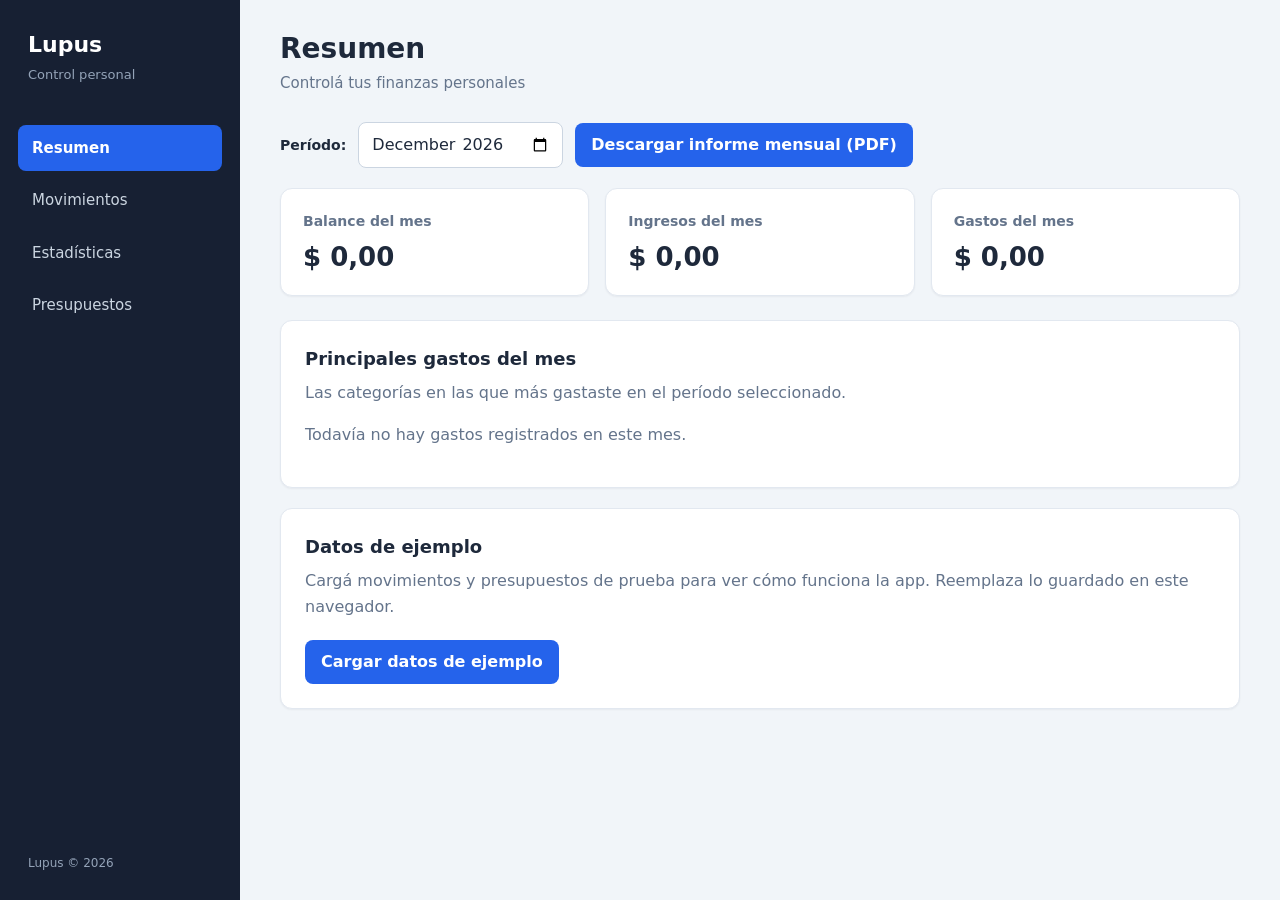
<file: index.html>
<!DOCTYPE html>
<html lang="es">
<head>
    <meta charset="UTF-8">
    <meta name="viewport" content="width=device-width, initial-scale=1.0">
    <link rel="manifest" href="manifest.json">
    <meta name="theme-color" content="#2563eb">
    <meta name="apple-mobile-web-app-capable" content="yes">
    <title>Lupus - Gestor de Gastos</title>

    <link rel="stylesheet" href="css/styles.css">
</head>

<body>

    <div class="app-container">

        <!-- NAVEGACIÓN LATERAL -->
        <aside class="sidebar">

            <div class="logo">
                <h2>Lupus</h2>
                <p>Control personal</p>
            </div>

            <nav class="menu">
                <button class="enlace-menu activo" data-vista="resumen">
                    Resumen
                </button>

                <button class="enlace-menu" data-vista="movimientos">
                    Movimientos
                </button>

                <button class="enlace-menu" data-vista="estadisticas">
                    Estadísticas
                </button>

                <button class="enlace-menu" data-vista="presupuestos">
                    Presupuestos
                </button>
            </nav>

            <div class="sidebar-footer">
                <p>Lupus © 2026</p>
            </div>

        </aside>


        <!-- CONTENIDO PRINCIPAL -->
        <main class="contenido-principal">

            <header class="encabezado">
                <div>
                    <h1 id="titulo-vista">Resumen</h1>
                    <p>Controlá tus finanzas personales</p>
                </div>
            </header>


            <!-- VISTA: RESUMEN -->
            <section id="vista-resumen" class="vista activa">

                <div class="periodo-resumen">
                    <label for="mes-resumen">Período:</label>
                    <input type="month" id="mes-resumen">
                    <button type="button" id="boton-informe-mensual" class="boton-informe">
                        Descargar informe mensual (PDF)
                    </button>
                </div>

                <section class="resumen">

                    <article class="tarjeta">
                        <h2>Balance del mes</h2>
                        <p id="balance">$0</p>
                    </article>

                    <article class="tarjeta">
                        <h2>Ingresos del mes</h2>
                        <p id="ingresos">$0</p>
                    </article>

                    <article class="tarjeta">
                        <h2>Gastos del mes</h2>
                        <p id="gastos">$0</p>
                    </article>

                </section>

                <section class="panel-bienvenida">
                    <h2>Principales gastos del mes</h2>
                    <p>Las categorías en las que más gastaste en el período seleccionado.</p>
                    <div id="top-categorias" class="top-categorias"></div>
                </section>
                
                <section class="panel-bienvenida datos-ejemplo">
                    <h2>Datos de ejemplo</h2>
                    <p>
                        Cargá movimientos y presupuestos de prueba para ver
                        cómo funciona la app. Reemplaza lo guardado en este navegador.
                    </p>
                    <button type="button" id="boton-cargar-ejemplo" class="boton-informe">
                        Cargar datos de ejemplo
                    </button>
                </section>
            </section>


            <!-- VISTA: MOVIMIENTOS -->
            <section id="vista-movimientos" class="vista">

                <section class="formulario">

                    <h2 id="titulo-formulario-movimiento">Registrar movimiento</h2>

                    <form id="formulario-gasto">

                        <input
                            type="text"
                            id="descripcion"
                            placeholder="Descripción"
                            required
                        >

                        <input
                            type="text"
                            id="monto"
                            placeholder="Ej: 1.000.000,50"
                            inputmode="decimal"
                            autocomplete="off"
                            required
                        >

                        <select id="tipo">
                            <option value="ingreso">Ingreso</option>
                            <option value="gasto">Gasto</option>
                        </select>

                        <select id="categoria">
                            <option value="otros">Otros</option>
                            <option value="alimentacion">Alimentación</option>
                            <option value="transporte">Transporte</option>
                            <option value="vivienda">Vivienda</option>
                            <option value="servicios">Servicios</option>
                            <option value="salud">Salud</option>
                            <option value="entretenimiento">Entretenimiento</option>
                            <option value="trabajo">Trabajo</option>
                        </select>

                        <input
                            type="date"
                            id="fecha"
                            required
                        >

                        <button type="submit" id="boton-guardar-movimiento">
                            Agregar movimiento
                        </button>

                        <button type="button" id="boton-cancelar-edicion" class="boton-cancelar-edicion" hidden>
                            Cancelar edición
                        </button>

                    </form>

                </section>


                <section class="movimientos">

                    <h2>Historial de movimientos</h2>

                    <div class="filtros">

                        <select id="filtro-mes">
                            <option value="todos">Todos los meses</option>
                        </select>

                        <select id="filtro-tipo">
                            <option value="todos">Todos los movimientos</option>
                            <option value="ingreso">Ingresos</option>
                            <option value="gasto">Gastos</option>
                        </select>

                        <select id="filtro-categoria">
                            <option value="todos">Todas las categorías</option>
                            <option value="alimentacion">Alimentación</option>
                            <option value="transporte">Transporte</option>
                            <option value="vivienda">Vivienda</option>
                            <option value="servicios">Servicios</option>
                            <option value="salud">Salud</option>
                            <option value="entretenimiento">Entretenimiento</option>
                            <option value="trabajo">Trabajo</option>
                            <option value="otros">Otros</option>
                        </select>

                        <label class="ordenar-label" for="orden-movimientos">Ordenar de:</label>
                        <select id="orden-movimientos" aria-label="Ordenar movimientos">
                            <option value="recientes">Más recientes</option>
                            <option value="antiguos">Más antiguos</option>
                            <option value="mayor-menor">Mayor a menor importe</option>
                            <option value="menor-mayor">Menor a mayor importe</option>
                        </select>

                    </div>
                    <div class="cabecera-movimientos">
                        <span>Descripción</span>
                        <span>Categoría</span>
                        <span>Fecha</span>
                        <span>Monto</span>
                        <span></span>
                    </div>
                    
                    <ul id="lista-movimientos"></ul>

                </section>

            </section>


            <!-- VISTA: ESTADÍSTICAS -->
            
<section id="vista-estadisticas" class="vista">

    <div class="estadisticas-encabezado">
        <h2>Análisis de tus finanzas</h2>
        <p>Descubrí cómo se distribuye y evoluciona tu dinero.</p>
    </div>
    <div class="periodo-resumen">
        <label for="mes-estadisticas">Consultar período:</label>
        <input type="month" id="mes-estadisticas">
    </div>
    <div class="contenedor-graficos">

        <article class="panel-grafico">
            <h3>Gastos por categoría</h3>
            <p>Distribución de tus gastos del mes seleccionado.</p>

            <div class="grafico">
                <canvas id="grafico-categorias"></canvas>
            </div>
        </article>

        <article class="panel-grafico">
            <h3>Ingresos vs. gastos</h3>
            <p>Comparación de los últimos seis meses.</p>

            <div class="grafico">
                <canvas id="grafico-mensual"></canvas>
            </div>
        </article>

    </div>

</section>



            
<!-- VISTA: PRESUPUESTOS -->
<section id="vista-presupuestos" class="vista">

    <div class="presupuestos-encabezado">
        <div>
            <h2>Control de presupuestos</h2>
            <p>Organizá tus límites de gastos mensuales.</p>
        </div>

        <div class="periodo-resumen">
            <label for="mes-presupuesto">Período:</label>
            <input type="month" id="mes-presupuesto">
        </div>
    </div>


    <!-- RESUMEN DEL PRESUPUESTO -->
    <div class="resumen-presupuesto">

        <article class="tarjeta">
            <h2>Presupuesto total</h2>
            <p id="presupuesto-total">$0</p>
        </article>

        <article class="tarjeta">
            <h2>Total gastado</h2>
            <p id="presupuesto-gastado">$0</p>
        </article>

        <article class="tarjeta">
            <h2>Dinero disponible</h2>
            <p id="presupuesto-disponible">$0</p>
        </article>

    </div>


    <!-- FORMULARIO PARA CREAR PRESUPUESTOS -->
    <section class="formulario">

        <h2>Crear presupuesto</h2>

        <form id="formulario-presupuesto">

            <select id="categoria-presupuesto" required>
                <option value="">Seleccionar categoría</option>
                <option value="alimentacion">Alimentación</option>
                <option value="transporte">Transporte</option>
                <option value="vivienda">Vivienda</option>
                <option value="servicios">Servicios</option>
                <option value="salud">Salud</option>
                <option value="entretenimiento">Entretenimiento</option>
                <option value="trabajo">Trabajo</option>
                <option value="otros">Otros</option>
            </select>

            <input
                type="text"
                id="monto-presupuesto"
                placeholder="Límite mensual"
                inputmode="decimal"
                autocomplete="off"
                required
            >

            <button type="submit">
                Crear presupuesto
            </button>

        </form>

    </section>


    <!-- LISTADO DE PRESUPUESTOS -->
    <section class="lista-presupuestos">

        <h2>Mis presupuestos</h2>

        <div id="contenedor-presupuestos">
        </div>

    </section>

</section>


        </main>

    </div>

    <script src="libs/chart.umd.min.js"></script>
    <script src="js/app.js"></script>

</body>
</html>
</file>
<file: css/styles.css>
/* =========================================
   LUPUS - ESTILOS
   1. Tokens  2. Base  3. Layout  4. Componentes  5. Responsive
========================================= */


/* =========================================
   1. TOKENS
========================================= */

:root {
    --color-fondo: #f1f5f9;
    --color-superficie: #ffffff;
    --color-sidebar: #172033;
    --color-sidebar-hover: #26344e;
    --color-primario: #2563eb;
    --color-primario-hover: #1d4ed8;
    --color-texto: #1e293b;
    --color-secundario: #64748b;
    --color-borde: #e2e8f0;
    --color-entrada: #cbd5e1;
    --color-ingreso: #16a34a;
    --color-gasto: #dc2626;
    --color-gasto-hover: #b91c1c;
    --color-alerta: #f59e0b;
    --color-etiqueta-fondo: #e0e7ff;
    --color-etiqueta-texto: #3730a3;

    --radio: 12px;
    --radio-chico: 8px;
    --sombra: 0 1px 2px rgb(15 23 42 / 0.05);
    --anillo-foco: 0 0 0 3px rgb(37 99 235 / 0.35);

    /* Fuente del sistema: no depende de Google Fonts, así funciona sin conexión */
    --fuente: system-ui, -apple-system, "Segoe UI", Roboto, Arial, sans-serif;
}


/* =========================================
   2. BASE
========================================= */

*,
*::before,
*::after {
    margin: 0;
    padding: 0;
    box-sizing: border-box;
}

html {
    scroll-behavior: smooth;
}

body {
    font-family: var(--fuente);
    background-color: var(--color-fondo);
    color: var(--color-texto);
    line-height: 1.5;
    min-width: 320px;
}

button,
input,
select {
    font: inherit;
    color: inherit;
}

[hidden] {
    display: none !important;
}

/* Estado de foco visible para teclado */
:where(button, input, select):focus-visible {
    outline: none;
    box-shadow: var(--anillo-foco);
}

@media (prefers-reduced-motion: reduce) {
    *,
    *::before,
    *::after {
        transition: none !important;
        scroll-behavior: auto !important;
    }
}


/* =========================================
   3. LAYOUT
========================================= */

.app-container {
    display: flex;
    min-height: 100vh;
}

.contenido-principal {
    flex: 1;
    min-width: 0;
    padding: 32px 40px;
}

.vista {
    display: none;
}

.vista.activa {
    display: block;
}

.encabezado {
    margin-bottom: 28px;
}

.encabezado h1 {
    font-size: 28px;
    line-height: 1.2;
    margin-bottom: 6px;
}

.encabezado p {
    color: var(--color-secundario);
    font-size: 15px;
}


/* =========================================
   4. COMPONENTES
========================================= */

/* --- Menú lateral --- */

.sidebar {
    width: 240px;
    flex-shrink: 0;
    position: sticky;
    top: 0;
    height: 100vh;
    background-color: var(--color-sidebar);
    color: #ffffff;
    padding: 28px 18px;
    display: flex;
    flex-direction: column;
}

.logo {
    padding: 0 10px;
    margin-bottom: 40px;
}

.logo h2 {
    font-size: 22px;
    font-weight: 700;
    margin-bottom: 4px;
}

.logo p {
    color: #94a3b8;
    font-size: 13px;
}

.menu {
    display: flex;
    flex-direction: column;
    gap: 6px;
}

.enlace-menu {
    width: 100%;
    text-align: left;
    padding: 12px 14px;
    border: none;
    border-radius: var(--radio-chico);
    background: transparent;
    color: #cbd5e1;
    font-size: 15px;
    cursor: pointer;
    transition: background 0.2s, color 0.2s;
}

.enlace-menu:hover {
    background-color: var(--color-sidebar-hover);
    color: #ffffff;
}

.enlace-menu.activo {
    background-color: var(--color-primario);
    color: #ffffff;
    font-weight: 600;
}

.sidebar-footer {
    margin-top: auto;
    padding: 20px 10px 0;
    color: #94a3b8;
    font-size: 12px;
}

/* --- Selector de período --- */

.periodo-resumen {
    display: flex;
    align-items: center;
    flex-wrap: wrap;
    gap: 12px;
    margin-bottom: 20px;
}

.periodo-resumen label {
    font-size: 14px;
    font-weight: 600;
}

.periodo-resumen input {
    padding: 9px 12px;
    border: 1px solid var(--color-entrada);
    border-radius: var(--radio-chico);
    background: #ffffff;
}

/* --- Tarjetas de resumen --- */

.resumen,
.resumen-presupuesto {
    display: grid;
    grid-template-columns: repeat(3, minmax(0, 1fr));
    gap: 16px;
    margin-bottom: 24px;
}

.tarjeta {
    background-color: var(--color-superficie);
    border: 1px solid var(--color-borde);
    border-radius: var(--radio);
    padding: 22px;
    box-shadow: var(--sombra);
    min-width: 0;
}

.tarjeta h2 {
    font-size: 14px;
    font-weight: 600;
    color: var(--color-secundario);
    margin-bottom: 10px;
}

.tarjeta p {
    font-size: 26px;
    font-weight: 700;
    line-height: 1.2;
    overflow-wrap: anywhere;
}

/* --- Paneles y formularios --- */

.panel-bienvenida,
.formulario,
.movimientos,
.lista-presupuestos,
.panel-grafico {
    background-color: var(--color-superficie);
    border: 1px solid var(--color-borde);
    border-radius: var(--radio);
    padding: 24px;
    box-shadow: var(--sombra);
    margin-bottom: 20px;
    min-width: 0;
}

.panel-bienvenida h2,
.formulario h2,
.movimientos h2,
.lista-presupuestos h2 {
    font-size: 18px;
    margin-bottom: 8px;
}

.panel-bienvenida p {
    color: var(--color-secundario);
    line-height: 1.6;
    margin-bottom: 16px;
}

.datos-ejemplo .boton-informe {
    margin-top: 4px;
}

form {
    display: flex;
    flex-wrap: wrap;
    gap: 12px;
    margin-top: 18px;
}

form input,
form select,
form button {
    min-height: 42px;
    padding: 11px 12px;
    border: 1px solid var(--color-entrada);
    border-radius: var(--radio-chico);
    background-color: #ffffff;
    font-size: 14px;
}

form input {
    flex: 1 1 160px;
    min-width: 0;
}

form select {
    flex: 1 1 150px;
}

form button {
    padding: 11px 18px;
    background-color: var(--color-primario);
    color: #ffffff;
    border: none;
    font-weight: 600;
    cursor: pointer;
    transition: background-color 0.2s;
}

form button:hover {
    background-color: var(--color-primario-hover);
}

form .boton-cancelar-edicion {
    background-color: #64748b;
}

form .boton-cancelar-edicion:hover {
    background-color: #475569;
}

/* --- Botón de informe --- */

.boton-informe {
    padding: 10px 16px;
    background-color: var(--color-primario);
    color: #ffffff;
    border: 0;
    border-radius: var(--radio-chico);
    font-weight: 600;
    cursor: pointer;
    transition: background-color 0.2s;
}

.boton-informe:hover {
    background-color: var(--color-primario-hover);
}

/* --- Filtros del historial --- */

.filtros {
    display: grid;
    grid-template-columns: repeat(auto-fit, minmax(170px, 1fr));
    align-items: center;
    gap: 12px;
    margin: 18px 0;
}

.filtros select {
    padding: 10px 12px;
    border: 1px solid var(--color-entrada);
    border-radius: var(--radio-chico);
    background-color: #f8fafc;
    font-size: 14px;
    cursor: pointer;
}

.ordenar-label {
    font-size: 14px;
    font-weight: 600;
}

/* --- Lista de movimientos --- */

#lista-movimientos {
    list-style: none;
    display: flex;
    flex-direction: column;
}

.fila-movimiento {
    display: grid;
    grid-template-columns: minmax(0, 2fr) minmax(0, 1fr) minmax(0, 1fr) minmax(0, 1fr) auto;
    grid-template-areas: "descripcion categoria fecha monto acciones";
    align-items: center;
    gap: 12px;
    padding: 14px 4px;
    border-bottom: 1px solid var(--color-borde);
}

.fila-movimiento > :nth-child(1) {
    grid-area: descripcion;
    font-weight: 600;
    overflow-wrap: anywhere;
}

.fila-movimiento > :nth-child(2) {
    grid-area: categoria;
    justify-self: start;
}

.fila-movimiento > :nth-child(3) {
    grid-area: fecha;
    color: var(--color-secundario);
    font-size: 14px;
    white-space: nowrap;
}

.fila-movimiento > :nth-child(4) {
    grid-area: monto;
    text-align: right;
    white-space: nowrap;
}

.fila-movimiento > :nth-child(5) {
    grid-area: acciones;
}

.etiqueta-categoria {
    display: inline-block;
    padding: 4px 10px;
    border-radius: 999px;
    background-color: var(--color-etiqueta-fondo);
    color: var(--color-etiqueta-texto);
    font-size: 12px;
    font-weight: 600;
    white-space: nowrap;
}

.monto-ingreso {
    color: var(--color-ingreso);
    font-weight: 700;
}

.monto-gasto {
    color: var(--color-gasto);
    font-weight: 700;
}

.acciones-movimiento {
    display: flex;
    gap: 6px;
}

.boton-editar-movimiento,
.boton-eliminar-movimiento {
    padding: 7px 11px;
    border: none;
    border-radius: 6px;
    color: #ffffff;
    font-size: 13px;
    font-weight: 600;
    cursor: pointer;
    transition: background-color 0.2s;
}

.boton-editar-movimiento {
    background-color: var(--color-primario);
}

.boton-editar-movimiento:hover {
    background-color: var(--color-primario-hover);
}

.boton-eliminar-movimiento {
    background-color: var(--color-gasto);
}

.boton-eliminar-movimiento:hover {
    background-color: var(--color-gasto-hover);
}

/* --- Estadísticas --- */

.estadisticas-encabezado,
.presupuestos-encabezado {
    margin-bottom: 24px;
}

.estadisticas-encabezado h2,
.presupuestos-encabezado h2 {
    font-size: 20px;
    margin-bottom: 4px;
}

.estadisticas-encabezado p,
.presupuestos-encabezado p {
    color: var(--color-secundario);
    font-size: 14px;
}

.presupuestos-encabezado {
    display: flex;
    justify-content: space-between;
    align-items: center;
    flex-wrap: wrap;
    gap: 16px;
}

.presupuestos-encabezado .periodo-resumen {
    margin-bottom: 0;
}

.contenedor-graficos {
    display: grid;
    grid-template-columns: repeat(2, minmax(0, 1fr));
    gap: 16px;
}

.panel-grafico {
    margin-bottom: 0;
}

.panel-grafico h3 {
    font-size: 17px;
    margin-bottom: 4px;
}

.panel-grafico p {
    color: var(--color-secundario);
    font-size: 13px;
    margin-bottom: 16px;
}

.grafico {
    position: relative;
    height: 300px;
}

/* --- Presupuestos --- */

#contenedor-presupuestos {
    display: flex;
    flex-direction: column;
    gap: 12px;
}

#contenedor-presupuestos > p {
    padding: 24px 0;
    text-align: center;
    color: var(--color-secundario);
}

.presupuesto-item {
    padding: 18px;
    border: 1px solid var(--color-borde);
    border-radius: 10px;
    background-color: #ffffff;
    transition: transform 0.2s, box-shadow 0.2s;
}

.presupuesto-item:hover {
    transform: translateY(-2px);
    box-shadow: 0 4px 12px rgb(15 23 42 / 0.08);
}

.presupuesto-info {
    display: flex;
    justify-content: space-between;
    align-items: center;
    gap: 12px;
    margin-bottom: 12px;
}

.presupuesto-info h3 {
    font-size: 16px;
}

.presupuesto-info p {
    font-size: 14px;
    color: var(--color-secundario);
    text-align: right;
}

.barra-progreso {
    height: 8px;
    background-color: var(--color-borde);
    border-radius: 999px;
    overflow: hidden;
}

.barra-progreso-valor {
    height: 100%;
    width: 0;
    background-color: var(--color-primario);
    border-radius: 999px;
    transition: width 0.5s ease;
}

.barra-progreso-valor.alerta {
    background-color: var(--color-alerta);
}

.barra-progreso-valor.excedido {
    background-color: var(--color-gasto);
}

.presupuesto-detalle {
    display: flex;
    justify-content: space-between;
    align-items: center;
    gap: 10px;
    margin-top: 10px;
    font-size: 13px;
    color: var(--color-secundario);
}

.boton-eliminar-presupuesto {
    padding: 4px;
    border: none;
    background: none;
    color: var(--color-gasto);
    font-size: 13px;
    cursor: pointer;
}

.boton-eliminar-presupuesto:hover {
    text-decoration: underline;
}


/* =========================================
   5. RESPONSIVE
========================================= */

/* Tablet horizontal */
@media (max-width: 1100px) {
    .sidebar {
        width: 210px;
        padding: 24px 14px;
    }

    .contenido-principal {
        padding: 28px 24px;
    }
}

/* Tablet vertical */
@media (max-width: 860px) {
    .contenido-principal {
        padding: 24px 20px;
    }

    .contenedor-graficos {
        grid-template-columns: minmax(0, 1fr);
    }

    .resumen,
    .resumen-presupuesto {
        grid-template-columns: repeat(2, minmax(0, 1fr));
    }

    .resumen > :last-child,
    .resumen-presupuesto > :last-child {
        grid-column: 1 / -1;
    }
}

/* Celular: el menú pasa a una barra superior */
@media (max-width: 720px) {
    .app-container {
        flex-direction: column;
    }

    .sidebar {
        width: 100%;
        height: auto;
        position: static;
        padding: 14px 16px;
    }

    .logo {
        padding: 0;
        margin-bottom: 12px;
    }

    .logo h2 {
        font-size: 20px;
    }

    .menu {
        display: grid;
        grid-template-columns: repeat(4, minmax(0, 1fr));
        gap: 6px;
    }

    .enlace-menu {
        padding: 10px 4px;
        font-size: 13px;
        text-align: center;
    }

    .sidebar-footer {
        display: none;
    }

    .contenido-principal {
        padding: 22px 16px 32px;
    }

    .encabezado h1 {
        font-size: 24px;
    }

    .periodo-resumen {
        flex-direction: column;
        align-items: stretch;
    }

    .periodo-resumen input,
    .boton-informe {
        width: 100%;
    }

    .fila-movimiento {
        grid-template-columns: minmax(0, 1fr) auto;
        grid-template-areas:
            "descripcion monto"
            "categoria fecha"
            "acciones acciones";
    }

    .fila-movimiento > :nth-child(3) {
        justify-self: end;
    }

    .acciones-movimiento {
        width: 100%;
    }

    .acciones-movimiento button {
        flex: 1;
    }

    .grafico {
        height: 250px;
    }
}

/* Celular: todo en una columna */
@media (max-width: 560px) {
    .resumen,
    .resumen-presupuesto {
        grid-template-columns: minmax(0, 1fr);
    }

    .tarjeta {
        padding: 18px;
    }

    .tarjeta p {
        font-size: 24px;
    }

    .panel-bienvenida,
    .formulario,
    .movimientos,
    .lista-presupuestos,
    .panel-grafico {
        padding: 18px;
    }

    form input,
    form select,
    form button {
        width: 100%;
        min-height: 44px;
        font-size: 16px; /* evita el zoom automático en iPhone */
    }

    .filtros {
        grid-template-columns: minmax(0, 1fr);
    }

    .presupuesto-info,
    .presupuesto-detalle {
        flex-direction: column;
        align-items: flex-start;
    }

    .presupuesto-info p {
        text-align: left;
    }

    .grafico {
        height: 240px;
    }
}

/* =========================================
   RESUMEN: PRINCIPALES GASTOS
========================================= */

.top-categorias {
    display: flex;
    flex-direction: column;
    gap: 16px;
    margin-top: 8px;
}

.top-cabecera {
    display: flex;
    justify-content: space-between;
    gap: 12px;
    font-size: 14px;
    margin-bottom: 6px;
}

.top-cabecera span:first-child {
    font-weight: 600;
}

.top-cabecera span:last-child {
    color: var(--color-secundario);
    white-space: nowrap;
}

.top-vacio {
    color: var(--color-secundario);
}
.cabecera-movimientos {
    display: grid;
    grid-template-columns: minmax(0, 2fr) minmax(90px, 1.2fr) minmax(90px, 1fr) minmax(110px, 1fr) auto;
    gap: 15px;
    padding: 10px 15px;
    border-bottom: 1px solid var(--color-borde);
    color: var(--color-secundario);
    font-size: 13px;
    font-weight: bold;
}

.cabecera-movimientos span:nth-child(4) {
    text-align: right;
}
</file>
